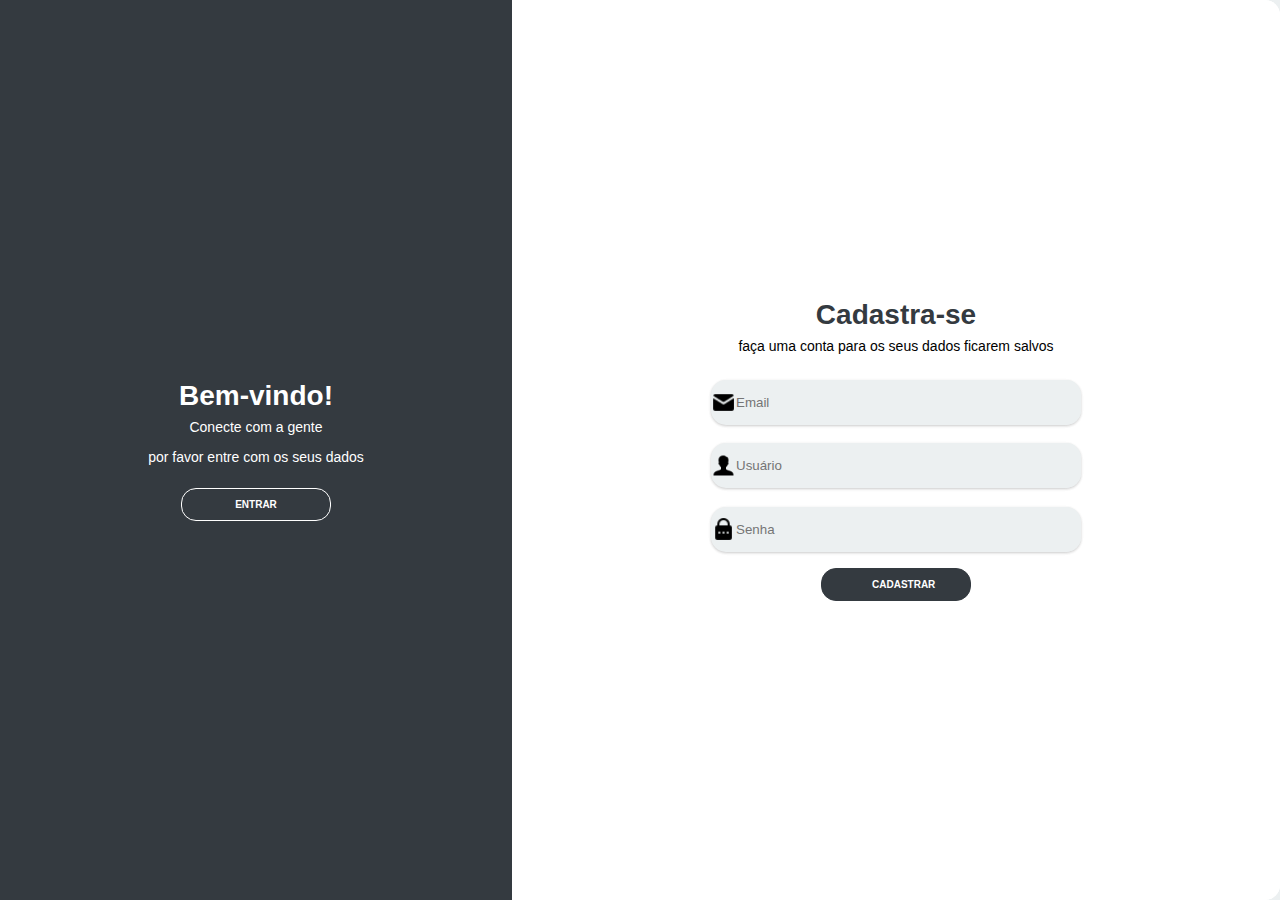
<file: index.html>
<!DOCTYPE html>
<html lang="pt-br">

<head>
    <meta charset="UTF-8">
    <meta name="viewport" content="width=device-width, initial-scale=1.0">
    <title>Login</title>
    <link rel="stylesheet" href="css/style_login.css">
    
    <script src="js/login.js" type="text/javascript"></script>
</head>
<div class="container ">
    <div class="content first-content">
        <div class="first-column">
            <h2 class="title title-primeiro">Bem-vindo!</h2>
            <p class="description description-primeiro">Conecte com a gente</p>
            <p class="description description-primeiro">por favor entre com os seus dados</p>
            <button id="signin" class="btn btn-primeiro">entrar</button>
        </div>
        <div class="second-column">
            <h2 class="title title-second">Cadastra-se</h2>
       
            <p class="description description-second">faça uma conta para os seus dados ficarem salvos</p>
            <form class="form">
                <label class="label-input" for="">
                    <img class="users" src="img/email.png">
                    </i>
                    <input type="email" placeholder="Email">
                </label>
                <label class="label-input" for="">
                    <img class="emails" src="img/user.png">
                    <input class="col-md-12" type="text" placeholder="Usuário">
                </label>

                <label class="label-input" for="">
                    <img class="senhas" src="img/senha.png">
                    <input type="password" placeholder="Senha">
                </label>
                <button  class="btn btn-second">Cadastrar</button>
            </form>

        </div>
    </div>
    <div class="content second-content">
        <div class="first-column">
            <h2 class="title title-primeiro">Bem vindo de volta</h2>
            <p class="description description-primeiro">Entre com os seus dados</p>
            <p class="description description-primeiro">seus dados está seguro</p>
            <button id="signup" class="btn btn-primeiro">entrar</button>
        </div>
        <div class="second-column">
            <h2 class="title title-second">Bem vindo de volta</h2>
            <p class="description description-second">use seu e-mail que está cadastrado</p>
            <form class="form">

                <label class="label-input" for="">
                    <img class="emails" src="img/email.png">
                    <input type="email" placeholder="Email" id=email>
                </label>

                <label class="label-input senha" for="">
                    <img class="senhas" src="img/senha.png">
                    <input type="password" placeholder="Senha" id="senha">
                </label>
                <h4>Esqueceu a senha?</h4>
                <button onclick="logar()" class="btn btn-second">Entrar</button>
            </form>
        </div>
    </div>
</div>
<script src="js/app.js"></script>

</body>

</html>
</file>
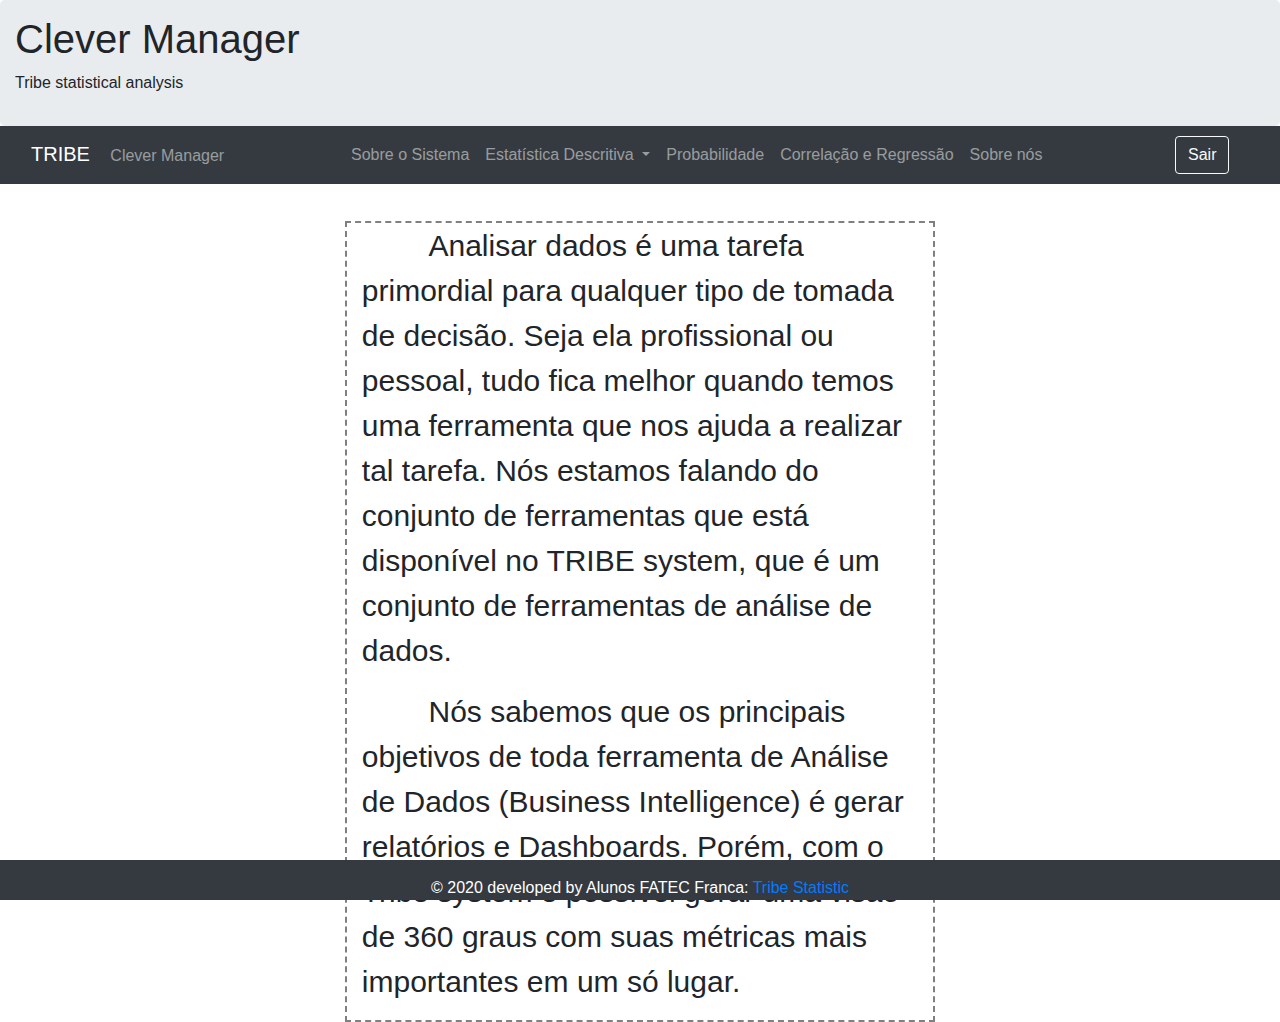
<file: menu.html>
<!DOCTYPE html>
<html>
<head>
  <meta charset="utf-8">
  <title>Tribe System</title>
<!--   <link rel="stylesheet" href="bootstrap/css/glyphicon.min.css"> -->
  <!-- <script src="bootstrap/js/jquery-slim.js"></script> -->
  <link rel="stylesheet" href="bootstrap/css/bootstrap.css">
  <link rel="stylesheet" href="bootstrap/css/bootstrap-grid.css">
  <link rel="stylesheet" href="https://fonts.googleapis.com/icon?family=Material+Icons">
  <!-- <script src="bootstrap/js/bootstrap.js"></script> -->
  <link rel="stylesheet" href="bootstrap/css/icon.css">
  <link rel="stylesheet" href="css/style.css">
</head>

<body>
    <div class="jumbotron my_jumbotron" style="margin-bottom:0px;">
      <h1>Clever Manager</h1>
      <p>Tribe statistical analysis</p>

    </div> 

      <nav class="navbar navbar-expand-md navbar-dark bg-dark sticky-top">
          
          <button class="navbar-toggler" data-toggle="collapse" data-target="#collapse_target">
            <span class="navbar-toggler-icon"></span>
          </button>
          
          <div class="collapse navbar-collapse" id="collapse_target">
            
            <div class="col-md-3">
              <a class="navbar-brand" >TRIBE </a>
              <span class="navbar-text" >Clever Manager</span>
            </div>
            <div class="col-md-8">
              <ul class="navbar-nav navbar-right">
                  <li class="nav-item">
                    <button class="nav-link bg-dark btn_menu" id="btn_aboutSystem" onclick="Change(this.id)">Sobre o Sistema</button>
                  </li>
                  <li class="nav-item dropdown">
                    <button class="nav-link dropdown-toggle bg-dark btn_menu" data-toggle="dropdown" data-target="dropdown_target" >
                      Estatística Descritiva
                      <span class="caret"></span>
                    </button>
                    <div class="dropdown-menu" arial-labelledby="dropdown_target">
                      <button class="dropdown-item navItemCustom bg-light" id="quali_nominal"   onclick="Change(this.id);Opcao(this.id)" type="button"> Qualitativa Nominal </button>
                      <button class="dropdown-item navItemCustom bg-light" id="quali_ordinal"   onclick="Change(this.id);Opcao(this.id)" type="button"> Qualitativa Ordinal </button>
                      <button class="dropdown-item navItemCustom bg-light" id="quanti_discreta" onclick="Change(this.id);Opcao(this.id)" type="button"> Quantitativa Discreta </button>
                      <button class="dropdown-item navItemCustom bg-light" id="quanti_continua" onclick="Change(this.id);Opcao(this.id)" type="button"> Quantitativa Continua </button>

                    </div>
                  </li>
              
                  <li class="nav-item">
                    <button class="nav-link bg-dark btn_menu" id="btn_probabilidade" onclick="Change(this.id)">Probabilidade</button>
                  </li>
                  <li class="nav-item">
                    <button class="nav-link bg-dark btn_menu" id="btn_CorreRegres" onclick="Change(this.id)">Correlação e Regressão</button>
                  </li>
                  <li class="nav-item">
                    <button class="nav-link bg-dark btn_menu"id="btn_SobreNos" onclick="Change(this.id)">Sobre nós</button>
                  </li>
              </ul>
            </div>
            <div class="col-md-1">
                <button type="button" class="btn btn-outline-light" onclick="Function_Sair()">Sair</button>
            </div>
          </div>
      </nav>
      
    
      <div class="container">

          <!---------------------------- Aba sobre o Sistema --------------------->
          <div id="Change_aboutSystem">
            <div class="container" style="width: 80%; margin-top: 5%; font-size: 30px; border: 2px gray dashed;">
            <p>&nbsp;&nbsp;&nbsp;&nbsp;&nbsp;&nbsp;&nbsp;&nbsp;Analisar dados é uma tarefa primordial para qualquer tipo de tomada de decisão. Seja ela profissional ou pessoal, tudo fica melhor quando temos uma ferramenta que nos ajuda a realizar tal tarefa. Nós estamos falando do conjunto de ferramentas que está disponível no TRIBE system, que é um conjunto de ferramentas de análise de dados.</p>
            <p>&nbsp;&nbsp;&nbsp;&nbsp;&nbsp;&nbsp;&nbsp;&nbsp;Nós sabemos que os principais objetivos de toda ferramenta de Análise de Dados (Business Intelligence) é gerar relatórios e Dashboards. Porém, com o Tribe system é possível gerar uma visão de 360 graus com suas métricas mais importantes em um só lugar.</p>
            </div>
          </div>


          <!---------------------------- Aba estatística Descritiva --------------------->

          <div id="Change_EstatDescritiva">
              <nav class="navbar mt-0">
                <!--Titulo-->
                <h4 style="margin: 0px auto;" id="TypeStatistic"></h4>
                <input type="hidden" id="indice" value=''>
              </nav>
              <hr>
            <div class="row">
                <!-- AMOSTRA OU POPULAÇÂO -->
                <div class="col-md-3"></div>
                <div class="input-group col-md-3">
                  <div class="input-group-prepend">
                    <div class="input-group-text">
                    <input type="radio" name="opt" aria-label="Radio button for following text input">
                    </div>
                  </div>
                  <input type="text" class="form-control" aria-label="Text input with radio button" value="AMOSTRA" disabled>
                </div>
                <div class="input-group col-md-3">
                  <div class="input-group-prepend">
                    <div class="input-group-text">
                    <input type="radio" name="opt" aria-label="Radio button for following text input" checked>
                    </div>
                  </div>
                  <input type="text" class="form-control" aria-label="Text input with radio button" value="POPULAÇÃO" disabled>
                </div>
            </div>
            <hr>
                <!-- ENTRADA DE DADOS -->
            <div class="row">
              <div class="input-group mb-3 col-md-6">
                  <div class="input-group-prepend">
                    <span class="input-group-text" id="inputGroup-sizing-lg">Nome da Variavel</span>
                  </div>
                  <input type="text" id="nomeVariavel" class="form-control" aria-label="Large" aria-describedby="inputGroup-sizing-sm" >
                </div>
                <div class="input-group mb-3 col-md-6">
                  <div class="input-group-prepend">
                    <span class="input-group-text" id="inputGroup-sizing-lg">Entrada de Dados</span>
                  </div>
                  <input type="text" id="arr_dados" class="form-control" aria-label="Large" aria-describedby="inputGroup-sizing-sm" placeholder="separados por ';'" >
              </div>
            </div>

            <div class="row">
                <div class="col-md-3"></div>
                  <div class="input-group mb-3 col-md-3">
                    <div class="input-group-prepend">
                      <label class="input-group-text" for="inputGroupSelect01">Opções</label>
                    </div>
                    <select class="custom-select" id="value_select">
                      <option value="1">Quartil</option>
                      <option value="2">Decil</option>
                      <option value="3">Quintil</option>
                      <option value="4">Percentil</option>

                    </select>
                  </div>

                  <div class="input-group mb-3 col-md-3">
                    <div class="input-group-prepend">
                      <label class="input-group-text" for="inputGroupSelect01">Número</label>
                    </div>
                    <input id="valorSeparatriz" type="number" placeholder="Número" class="form-control" min="1" max="100">
                  </div>

            </div>
            <div id="table_part" class="row" style="margin-bottom: 10px;">
                <button type="button" class="btn btn-outline-secondary" style="margin: 0px auto;" onclick="DescButton()">
                  Entrada dos Dados
                </button>
            </div>
            <div class="row">
              <div class="custom-file col-md-4" style="margin: 0px auto;">
                <input type="file" class="custom-file-input" id="customFile">
                <label class="custom-file-label" for="customFile">Escolher arquivo CSV</label>
              </div>
            </div>
            <hr>
            <input id="desc_type" type="hidden" style="display:none" value="">
            <div class="row">
              <div class="div_table ">
                  <table class="table table-striped table-dark table-sm" style="border-bottom: 20%" border="1">
                    <thead>
                      <th scope="col" id="change_name">VARIAVEL</th>
                      <th scope="col">FI</th>
                      <th scope="col">FR%</th>
                      <th scope="col">FAC</th>
                      <th scope="col">FAC%</th>
                    </thead>
                    <tbody class="table table-striped table-dark table-sm " border="1" id="table_Principal"></tbody>
                  </table>
                  <table class="table table-striped table-dark table-sm" style="border-bottom: 20%" border="1" display="">
                    <tbody class="table table-striped table-dark table-sm " border="1" id="table_secundaria">
                    
                    </tbody>
                   </table>
              </div>
            </div>
            <div class="graficos">
              <h2 align="center">Grafico</h2>
              <hr>
              <canvas id="myChart" class="chart" width="20" height="20"></canvas>
            </div>
          </div>


          <!---------------------------- Aba Probabilidade --------------------->
          <div id="Change_Probabilidade">
            <div class="container" style="width: 100%;">
              <div id="accordion">
                <div class="card">
                  <div class="card-header" id="headingOne">
                    <h5 class="mb-0">
                        <button class="btn btn-link my_btn_link" data-toggle="collapse" data-target="#collapseOne" aria-expanded="false" aria-controls="collapseOne">
                          DISTRIBUIÇÃO BINOMIAL
                        </button>
                    </h5>
                  </div>

                  <div id="collapseOne" class="collapse show" aria-labelledby="headingOne" data-parent="#accordion">
                    <div class="card-body">
                      <div class=" container" style="width: 100%;">
                        <div class="row" style="margin-bottom: 20px;">
                          <div class="col-md-1"></div>
                          <div class="col-md-5">
                            <form class="form-inline">
                              <div class="input-group">
                                <div class="input-group-prepend">
                                  <span class="input-group-text" id="basic-addon1">Amostra</span>
                                </div>
                                <input type="text" class="form-control" placeholder="Amostra(N)" aria-label="Username" aria-describedby="basic-addon1" id="binomial_N">
                              </div>
                            </form>
                          </div>
                          <div class="col-md-5">
                            <form class="form-inline">
                              <div class="input-group">
                                <div class="input-group-prepend">
                                  <span class="input-group-text" id="basic-addon1">Evento</span>
                                </div>
                                <input type="text" class="form-control" placeholder="Evento(K)" aria-label="Username" aria-describedby="basic-addon1" id="binomial_K">
                              </div>
                            </form>
                          </div>
                        </div>
                        <div class="row">
                          <div class="col-md-1"></div>
                          <div class="col-md-5">
                            <form class="form-inline">
                              <div class="input-group">
                                <div class="input-group-prepend">
                                  <span class="input-group-text" id="basic-addon1">Sucesso</span>
                                </div>
                                <input type="text" class="form-control" placeholder="Sucesso(P)" aria-label="Username" aria-describedby="basic-addon1" id="binomial_P">
                              </div>
                            </form>
                          </div>
                          <div class="col-md-5">
                            <form class="form-inline">
                              <div class="input-group">
                                <div class="input-group-prepend">
                                  <span class="input-group-text" id="basic-addon1">Fracasso</span>
                                </div>
                                <input type="text" class="form-control" placeholder="Fracasso(Q)" aria-label="Username" aria-describedby="basic-addon1" id="binomial_Q">
                              </div>
                            </form>
                          </div>
                        </div>
                          <div class="col-md-1" style="margin-bottom: 20px;"></div>
                          <div class="row">
                            <div style="margin: 0px auto;">
                              <button type="button" class="btn btn-dark" data-toggle="modal" data-target=".bd-example-modal-lg" onclick="calc_binomial()">Entrada</button>
                            </div>
                          </div>
                        </div>
                      </div>
                    </div>
                  </div>
                
      
              <div class="card">
                  <div class="card-header" id="headingTwo">
                    <h5 class="mb-0">
                      <button class="btn btn-link collapsed my_btn_link" data-toggle="collapse" data-target="#collapseTwo" aria-expanded="false" aria-controls="collapseTwo">
                        DISTRIBUIÇÃO UNIFORME
                      </button>
                    </h5>
                  </div>
                  <div id="collapseTwo" class="collapse" aria-labelledby="headingTwo" data-parent="#accordion">
                    <div class="card-body">
                      <div class=" container" style="width: 100%;">
                        <div class="row" style="margin-bottom: 20px;">
                          <div class="row col-md-12" style="margin-bottom: 20px;">
                            <div class="col-md-2"></div>
                            <div class="col-md-5">
                              <form class="form-inline">
                                <div class="input-group">
                                  <div class="input-group-prepend">
                                    <span class="input-group-text" id="basic-addon1">Mínimo</span>
                                  </div>
                                  <input type="number" class="form-control" placeholder="Ponto mínimo" aria-label="Username" aria-describedby="basic-addon1" id="uniforme_max" oninput="probabilidadeUniforme()"> 
                                </div>
                              </form>
                            </div>
                            
                            
                            <div class="col-md-5">
                              <form class="form-inline">
                                <div class="input-group">
                                  <div class="input-group-prepend">
                                    <span class="input-group-text" id="basic-addon1">Máximo</span>
                                  </div>
                                  <input type="number" class="form-control" placeholder="Ponto máximo" aria-label="Username" aria-describedby="basic-addon1" id="uniforme_min" oninput="probabilidadeUniforme()">
                                </div>
                              </form>
                            </div>
                          </div>
                        <div class="row col-md-12" style="margin-bottom: 20px;">
                          <div class="col-md-2"></div>
                          <div class="col-md-5">
                            <form class="form-inline">
                              <div class="input-group">
                                <div class="input-group-prepend">
                                  <span class="input-group-text" id="basic-addon1">Mais Que</span>
                                </div>
                                <input type="number" class="form-control" placeholder="Mais Que" aria-label="Username" aria-describedby="basic-addon1" id="uniforme_mais" oninput="uniforme_maisq()">
                              </div>
                            </form>
                          </div>
                          <div class="col-md-5">
                            <form class="form-inline">
                              <div class="input-group">
                                <div class="input-group-prepend">
                                  <span class="input-group-text" id="basic-addon1">Menos Que </span>
                                </div>
                                <input type="number" class="form-control" placeholder="Ponto mínimo" aria-label="Username" aria-describedby="basic-addon1" id="uniforme_menos" oninput="uniforme_menosq()">
                              </div>
                            </form>
                          </div>
                        </div>

                          <div class="row col-md-12" style="margin-bottom: 20px;">
                            <div class="col-md-2"></div>
                            <div class="col-md-5">
                              <form class="form-inline">
                                <div class="input-group">
                                  <div class="input-group-prepend">
                                    <span class="input-group-text" id="basic-addon1">Entre </span>
                                  </div>
                                  <input type="number" class="form-control" placeholder="Mais Que" aria-label="Username" aria-describedby="basic-addon1" id="uniforme_entre1" oninput="uniforme_entre()">
                                </div>
                              </form>
                            </div>
                            <div class="col-md-5">
                              <form class="form-inline">
                                <div class="input-group">
                                  <div class="input-group-prepend">
                                    <span class="input-group-text" id="basic-addon1"> E </span>
                                  </div>
                                  <input type="number" class="form-control" placeholder="Ponto mínimo" aria-label="Username" aria-describedby="basic-addon1" id="uniforme_entre2" oninput="uniforme_entre()">
                                </div>
                              </form>
                            </div>
                          </div>
                      
                          <div class="row col-md-12">
                              <div class="container" style="border: 2px #9a9a9a dashed; margin-bottom: 20px;">
                                
                                <b>RESULTADOS:</b>

                                <div class="result_uniforme">
                                  <div id="mediaedesvioUniforme"></div>
                                  <div id="maisqUniforme"></div>
                                  <div id="entreUniforme"></div>
                                </div>
                              </div>
                          </div>
                          <div class="row col-md-12">
                            <div style="margin: 0px auto; ">
                              <button type="button" class="btn btn-dark" data-toggle="modal" onclick="clearDate()">Limpar Dados</button>
                            </div>
                          </div>
                        </div>
                    </div>
                  </div>
                </div>
              </div>
                <div class="card">
                  <div class="card-header" id="headingThree">
                    <h5 class="mb-0">
                      <button class="btn btn-link collapsed my_btn_link" data-toggle="collapse" data-target="#collapseThree" aria-expanded="false" aria-controls="collapseThree">
                        DISTRIBUIÇÃO NORMAL
                      </button>
                    </h5>
                  </div>
                  <div id="collapseThree" class="collapse" aria-labelledby="headingThree" data-parent="#accordion">
                    <div class="card-body">
                      <div class=" container" style="width: 100%;">
                        <div class="row" style="margin-bottom: 20px;">
                          <div class="col-md-1"></div>
                          <div class="col-md-5">
                            <form class="form-inline">
                              <div class="input-group">
                                <div class="input-group-prepend">
                                  <span class="input-group-text" id="basic-addon1">Qtd</span>
                                </div>
                                <input type="text" class="form-control" placeholder="Quantidade" aria-label="Username" aria-describedby="basic-addon1" id="normal_qtd">
                              </div>
                            </form>
                          </div>
                          
                          <div class="col-md-5">
                            <div class="input-group mb-3">
                              <select class="custom-select" onclick="selectNormal()" id="inputGroupSelect02">
                                <option value="1" selected>Maior que</option>
                                <option value="2" >Entre</option>
                                <option value="0">Menor que</option>
                              </select>
                            </div>
                          </div>
                        </div>

                        <div id="selected_Entre_Normal" style="margin-bottom: 25px;"></div>
                        <div class="row">
                          <div class="col-md-1"></div>
                          <div class="col-md-5">
                            <form class="form-inline">
                              <div class="input-group">
                                <div class="input-group-prepend">
                                  <span class="input-group-text" id="basic-addon1">Média</span>
                                </div>
                                <input type="text" class="form-control" placeholder="Média" aria-label="Username" aria-describedby="basic-addon1" id="normal_media">
                              </div>
                            </form>
                          </div>
                          <div class="col-md-5">
                            <form class="form-inline">
                              <div class="input-group">
                                <div class="input-group-prepend">
                                  <span class="input-group-text" id="basic-addon1">Desvio Padrão</span>
                                </div>
                                <input type="text" class="form-control" placeholder="Desvio Padrão" aria-label="Username" aria-describedby="basic-addon1" id="normal_desvio">
                              </div>
                            </form>
                          </div>
                        </div>
                          <div class="col-md-1" style="margin-bottom: 20px;"></div>
                          <div class="row">
                            <div style="margin: 0px auto;">
                              <button type="button" class="btn btn-dark" data-toggle="modal" data-target=".bd-example-modal-lg3" onclick="calc_normal()">Entrada</button>
                            </div>
                          </div>
                          
                        </div>
                        <div class="row">
                            

                        </div>
                    </div>
                  </div>
                </div>
              </div>
            </div>
          </div>

          <!-------------------------- MODAIS PROBABILIDADE ------------------------------------------>

          <!-- modal BINOMIAL -->
          <div class="modal fade bd-example-modal-lg" tabindex="-1" role="dialog" aria-labelledby="myLargeModalLabel" aria-hidden="true">
            <div class="modal-dialog modal-lg">
              <div class="modal-content">
                <div class="modal-header">
                  <h5 class="modal-title" id="exampleModalLongTitle">Resultado Distribuição Binomial</h5>
                  <button type="button" class="close" data-dismiss="modal" aria-label="Close">
                    <span aria-hidden="true">&times;</span>
                  </button>
                </div>
                <div class="modal-body">
                   <div class="div_table">
                  <table class="table table-striped table-dark table-sm" style="border-bottom: 20%" border="1">
                    <thead>
                      <th scope="col">Média</th>
                      <th scope="col">Probabilidade%</th>
                      <th scope="col">Desvio Padrão</th>
                      <th scope="col">Coeficiente Variação</th>
                    </thead>
                    <tbody class="table table-striped table-dark table-sm " border="1" id="table_Binomial">
                      
                    </tbody>
                  </table>
              </div>
                </div>
                <div class="modal-footer">
                  <button type="button" class="btn btn-secondary" data-dismiss="modal" >Close</button>
                </div>
              </div>
            </div>
          </div>



          <!-- modal UNIFORME -->
          <div class="modal fade bd-example-modal-lg2" tabindex="-1" role="dialog" aria-labelledby="myLargeModalLabel" aria-hidden="true">
            <div class="modal-dialog modal-lg">
              <div class="modal-content">
                <div class="modal-header">
                  <h5 class="modal-title" id="exampleModalLongTitle">Resultado Distribuição Uniforme</h5>
                  <button type="button" class="close" data-dismiss="modal" aria-label="Close">
                    <span aria-hidden="true">&times;</span>
                  </button>
                </div>
                <div class="modal-body">
                   <div class="div_table ">
                  <table class="table table-striped table-dark table-sm" style="border-bottom: 20%" border="1">
                    <thead>
                      <th scope="col">Média</th>
                      <th scope="col">Probabilidade%</th>
                      <th scope="col">Desvio Padrão</th>
                      <th scope="col">Coeficiente Variação</th>
                    </thead>
                    <tbody class="table table-striped table-dark table-sm " border="1" id="table_Uniforme">
                      
                    </tbody>
                  </table>
              </div>
                </div>
                <div class="modal-footer">
                  <button type="button" class="btn btn-secondary" data-dismiss="modal" >Close</button>
                </div>
              </div>
            </div>
          </div>



          <!-- modal NORMAL -->
          <div class="modal fade bd-example-modal-lg3" tabindex="-1" role="dialog" aria-labelledby="myLargeModalLabel" aria-hidden="true">
            <div class="modal-dialog modal-lg">
              <div class="modal-content">
                <div class="modal-header">
                  <h5 class="modal-title" id="exampleModalLongTitle">Resultado Distribuição Normal</h5>
                  <button type="button" class="close" data-dismiss="modal" aria-label="Close">
                    <span aria-hidden="true">&times;</span>
                  </button>
                </div>
                <div class="modal-body">
                   <div class="div_table ">
                  <table class="table table-striped table-dark table-sm" style="border-bottom: 20%" border="1">
                    <thead>
                      <th scope="col">Média</th>
                      <th scope="col">Probabilidade%</th>
                      <th scope="col">Desvio Padrão</th>
                      <th scope="col">Coeficiente Variação</th>
                    </thead>
                    <tbody class="table table-striped table-dark table-sm " border="1" id="table_Normal">
                      
                    </tbody>
                  </table>
              </div>
                </div>
                <div class="modal-footer">
                  <button type="button" class="btn btn-secondary" data-dismiss="modal" >Close</button>
                </div>
              </div>
            </div>
          </div>

          <!-----------------------FIM MODAIS PROBABILIDADE ------------------------------------------>

          <!---------------------------- Aba Correlação e Regressão --------------------->
          <div id="Change_CorelaRegress" >
            <div class="container" style="margin-top: 50px; border: #9fa0a0 2px dashed; padding: 9%;" >
              <div class="input-group mb-3">
                <div class="input-group-prepend">
                  <span class="input-group-text" id="basic-addon1">(X)</span>
                </div>
                <input type="text" id="varX" class="form-control" placeholder="Insira os valores separados por ';' " aria-label="Username" aria-describedby="basic-addon1">
              </div>
              <div class="input-group mb-3">
                <div class="input-group-prepend">
                  <span class="input-group-text" id="basic-addon1">(Y)</span>
                </div>
                <input type="text" id="varY" class="form-control" placeholder="Insira os valores separados por ';'" aria-label="Username" aria-describedby="basic-addon1">
              </div>
              <div class="row">
                  <div class="col-md-12">
                    <button type="button" onclick="corelacao()" class="btn btn-secondary col-md-12" style="margin-bottom: 5px;">Entrada</button>
                    <div class="custom-file">
                      <input type="file" class="custom-file-input" id="customFile">
                      <label class="custom-file-label" for="customFile">Escolher arquivo CSV</label>
                    </div>                 
                  </div>
              </div>
              <div id='corelacao_results'></div>
              <hr>
              Pontos Futuros
              <div class="input-group mb-3">
                <div class="input-group-prepend">
                  <span class="input-group-text" id="basic-addon1">(X)</span>
                </div>
                <input type="text" id="x_future" oninput='regressaoX()' class="form-control" placeholder="Insira os valores separados por ';' " aria-label="Username" aria-describedby="basic-addon1">
              </div>
              <div class="input-group mb-3">
                <div class="input-group-prepend">
                  <span class="input-group-text" id="basic-addon1">(Y)</span>
                </div>
                <input type="text" id="y_future" oninput='regressaoY()' class="form-control" placeholder="Insira os valores separados por ';'" aria-label="Username" aria-describedby="basic-addon1">
              </div>
              <div id="regressao_future"></div>

            </div> 

            <hr>
            <div class="graficos">
              <h2 align="center">Grafico</h2>
              <hr>
              <canvas id="myChartgraficoCorrelacao" class="chart" width="20" height="20"></canvas>
            </div>             
          </div>
          
          

          <!---------------------------- Aba Sobre nós --------------------->
          <div id="Change_sobreNos" style="margin-top: 10px; margin-bottom: 60px !important; padding: 5%;">
            <div class="row">
              <div class="col-sm-6 col-md-4 myThumb" >
                <div class="thumbnail">
                  <img src="img/anderson.jpg" class="img-thumbnail">
                  <div class="caption">
                    <h3>Anderson</h3>
                    <p>Nome: Anderson Tiago Bonamim Costa</p>
                    <p>Estado Civil: Solteiro</p>
                    <p>Cidade: Franca</p>
                    <p>Contato: andersonbonamim@gmail.com</p>
                  </div>
                </div>
              </div>
              <div class="col-sm-6 col-md-4 myThumb">
                <div class="thumbnail">
                  <img src="img/gabriel.jpg" class="img-thumbnail" width="255x255">
                  <div class="caption ">
                    <h3>Gabriel</h3>
                    <p>Nome: Gabriel Lopes de Azevedo</p>
                    <p>Estado Civil: Solteiro</p>
                    <p>Cidade: Franca</p>
                    <p>Contato: gabrielaz.2206@gmail.com</p>
                  </div>
                </div>
              </div>
              <div class="col-sm-6 col-md-4 myThumb">
                <div class="thumbnail">
                  <img src="img/guilherme.jpg" class="img-thumbnail">
                  <div class="caption">
                    <h3>Guilherme</h3>
                    <p>Nome: Lucas Fernando Martins Cintra</p>
                    <p>Estado Civil: Solteiro</p>
                    <p>Cidade: Franca</p>
                    <p>Contato: lucasfmcintra12@gmail.com</p>
                  </div>
                </div>
              </div>
            </div>
          </div>




        </div>

        




      <!-- Footer -->
      <footer class="page-footer font-small blue">
        <div class="footer-copyright text-center py-3" style="margin: 0px auto">
          © 2020 developed by Alunos FATEC Franca:
          <a href="#"> Tribe Statistic</a>
        </div>
      </footer>
      <!-- Footer -->

  <script src="bootstrap/js/jquery-slim.js"></script>
  <script src="bootstrap/js/popper.js"></script>
  <script src="bootstrap/js/bootstrap.js"></script>
  <script src="js/chart.js"></script>
  <script src="js/script.js"></script>
</body>
</html>
</file>
<file: css/style_login.css>
* {
    margin: 0;
    padding: 0;
    box-sizing: border-box;
    font-family: 'Roboto', sans-serif;
}


.container {
    display: flex;
    justify-content: center;
    align-items: center;
    height: 100vh;
    background-color: #ecf0f1;
    
}
.content {
    background-color: #fff;
    border-radius: 15px;
    width: 100%;
    height: 100%;
    justify-content: space-between;
    align-items: center;
    position: relative;
}
.content::before {
    content: "";
    position: absolute;
    background-color: #343a40;
    width: 40%;
    height: 100%;
    border-top-left-radius: 0px;
    border-bottom-left-radius: 0px;


    left: 0%;
}


.title {
    font-size: 28px;
    font-weight: bold;
    
}
.title-primeiro {
    color: #fff;

}
.title-second {
    color: #343a40;
}
.description {
    font-size: 14px;
    font-weight: 300;
    line-height: 30px;
    top: 222%;
   
}
.description-primeiro {
    color: #fff;
}
.description-second {
    color: black;
    
}
.btn {
    border-radius: 15px;
    text-transform:uppercase;
    color: #fff;
    font-size: 10px;
    padding: 10px 50px;
    cursor: pointer;
    font-weight: bold;
    width: 150px;
    align-self: center;
    border: none;
    margin-top: 1rem;
    outline: 0;
    
}
.btn-primeiro {
    background-color: transparent;
    border: 1px solid #fff;
    transition: background-color .5s;
}
.btn-primeiro:hover {
    background-color: #fff;
    color: #343a40;
}
.btn-second {
    background-color: #343a40;
    border: 1px solid #343a40;
    transition: background-color .5s;
}
.btn-second:hover {
    background-color: #fff;
    border: 1px solid #343a40;
    color: #343a40;
}
.first-content {
    display: flex;
    
}
.first-content .second-column {
    z-index: 11;
}
.first-column {
    text-align: center;
    width: 40%;
    z-index: 10;
}
.second-column {
    width: 60%;
    display: flex;
    flex-direction: column;
    align-items: center;
}
.social-media {
    margin: 1rem 0;
    
}

.face {
    position: center;
    margin-top: 4px;

}

.goo {
    position: center;
    margin-top: 4px;

}

.link-social-media:not(:first-child){
    margin-left: 10px;
    
}
.link-social-media .item-social-media {
    transition: background-color .5s;
}
.link-social-media:hover .item-social-media{
    background-color: #343a40;
    color: black;
    border-color: #343a40;
}
.list-social-media {
    display: flex;
    list-style-type: none;
}
.item-social-media {
    border: 1px solid #bdc3c7;
    border-radius: 50%;
    width: 35px;
    height: 35px;
    line-height: 35px;
    text-align: center;
    color: black;
}
.form {
    display: flex;
    flex-direction: column;
    width: 370px;
    text-align: center;
    
}
.form input {
    height: 45px;
    width: 100%;
    border: none;
    background-color: #ecf0f1;
    border-radius: 15px;
    outline: 0;
    
}


.label-input {
    background-color: #ecf0f1;
    display: flex;
    align-items: center;
    margin-top: 8px;
    border-radius: 15px;
    margin-top: 5%;
    box-shadow: 0 1px 3px rgba(0,0,0,0.11), 0 1px 3px rgba(0,0,0,0.11);;
    
}



.emails {
    width: 25px;
    height: 25px;

}
.users {
    width: 25px;
    height: 25px;
}

.senhas {
    width: 25px;
    height: 25px;
}

.icon-modify {
    color:black;
    padding: 0 5px;
}

/* second content*/

.second-content {
    position: absolute;
    display: flex;
}
.second-content .first-column {
    order: 2;
    z-index: -1;
    
}
.second-content .second-column {
    order: 1;
    z-index: -1;
    
    
}

h4{
	margin-top: 10%;
	font-weight: 400;
	cursor: pointer;
    margin-top: 10%;
	font-size: 10pt;
}
h4:hover{
	color: #58af9b;
	transition: all 0.25s;	
}

.sign-in-js .first-content .first-column {
    z-index: -1;
}

.sign-in-js .second-content .second-column {
    z-index: 11;
}
.sign-in-js .second-content .first-column {
    z-index: 13;
}

.sign-in-js .content::before {
    left: 60%;
    border-top-left-radius: 0;
    border-bottom-left-radius: 0;
    border-top-right-radius: 0px;
    border-bottom-right-radius: 0px;
    animation: slidein .4s; 

    z-index: 12;
}

.sign-up-js .content::before {
    animation: slideout .4s; 

    z-index: 12;
}

.sign-up-js .second-content .first-column,
.sign-up-js .second-content .second-column {
    z-index: -1;
}

.sign-up-js .first-content .second-column {
    z-index: 11;
}

.sign-up-js .first-content .first-column {
    z-index: 13;    
}



.sign-in-js .first-content .second-column {

    z-index: -1;
    position: relative;
    animation: deslocamentoEsq .4s; 
}

.sign-up-js .second-content .second-column {
    position: relative;
    z-index: -1;
    animation: deslocamentoDir .4s; 
}



@keyframes deslocamentoEsq {

    from {
        left: 0;
        opacity: 1;
        z-index: 12;
    }

    25% {
        left: -80px;
        opacity: .5;
        
    }

    50% {
        left: -100px;
        opacity: .2;
        
    }

    to {
        left: -110px;
        opacity: 0;
        z-index: -1;
    }
}


@keyframes deslocamentoDir {

    from {
        left: 0;
        z-index: 12;
    }

    25% {
        left: 80px;
        
    }

    50% {
        left: 100px;

    }

    to {
        left: 110px;
        z-index: -1;
    }
}




@keyframes slidein {

    from {
        left: 0;
        width: 40%;
    }

    25% {
        left: 5%;
        width: 50%;
    }

    50% {
        left: 25%;
        width: 60%;
    }

    75% {
        left: 45%;
        width: 50%;
    }

    to {
        left: 60%;
        width: 40%;
    }
}

@keyframes slideout {

    from {
        left: 60%;
        width: 40%;
    }

    25% {
        left: 45%;
        width: 50%;
    }

    50% {
        left: 25%;
        width: 60%;
    }

    75% {
        left: 5%;
        width: 50%;
    }

    to {
        left: 0;
        width: 40%;
    }
}
</file>
<file: css/style.css>
/*Header*/
.container{
	width: 60%;
}
.my_jumbotron{
	padding: 15px;
}
.btn_menu{
	border:transparent;
}

/*footer*/
footer {
	width: 100%;
	position: fixed;
	bottom: 0;
	right: 0;
	background: #343a40;
	color: white;
	height: 40px;
	display: flex;
}
.div_table{
	margin-bottom: 10%;
	width:100%;
}
#myChart{
	display: block;
    width: 590px !important;
    height: 488px !important;
    margin: 0px auto;
	margin-bottom: 60px;
}

#myChartgraficoCorrelacao2{
	display: block;
    width: 590px !important;
    height: 488px !important;
    margin: 0px auto;
	margin-bottom: 60px;
}

#Change_Probabilidade{
	margin-top: 5px;
}

.my_btn_link{
	margin: 0% 35% 0% 35%;
}

.myThumb{
	border:2px black solid;
}
</file>
